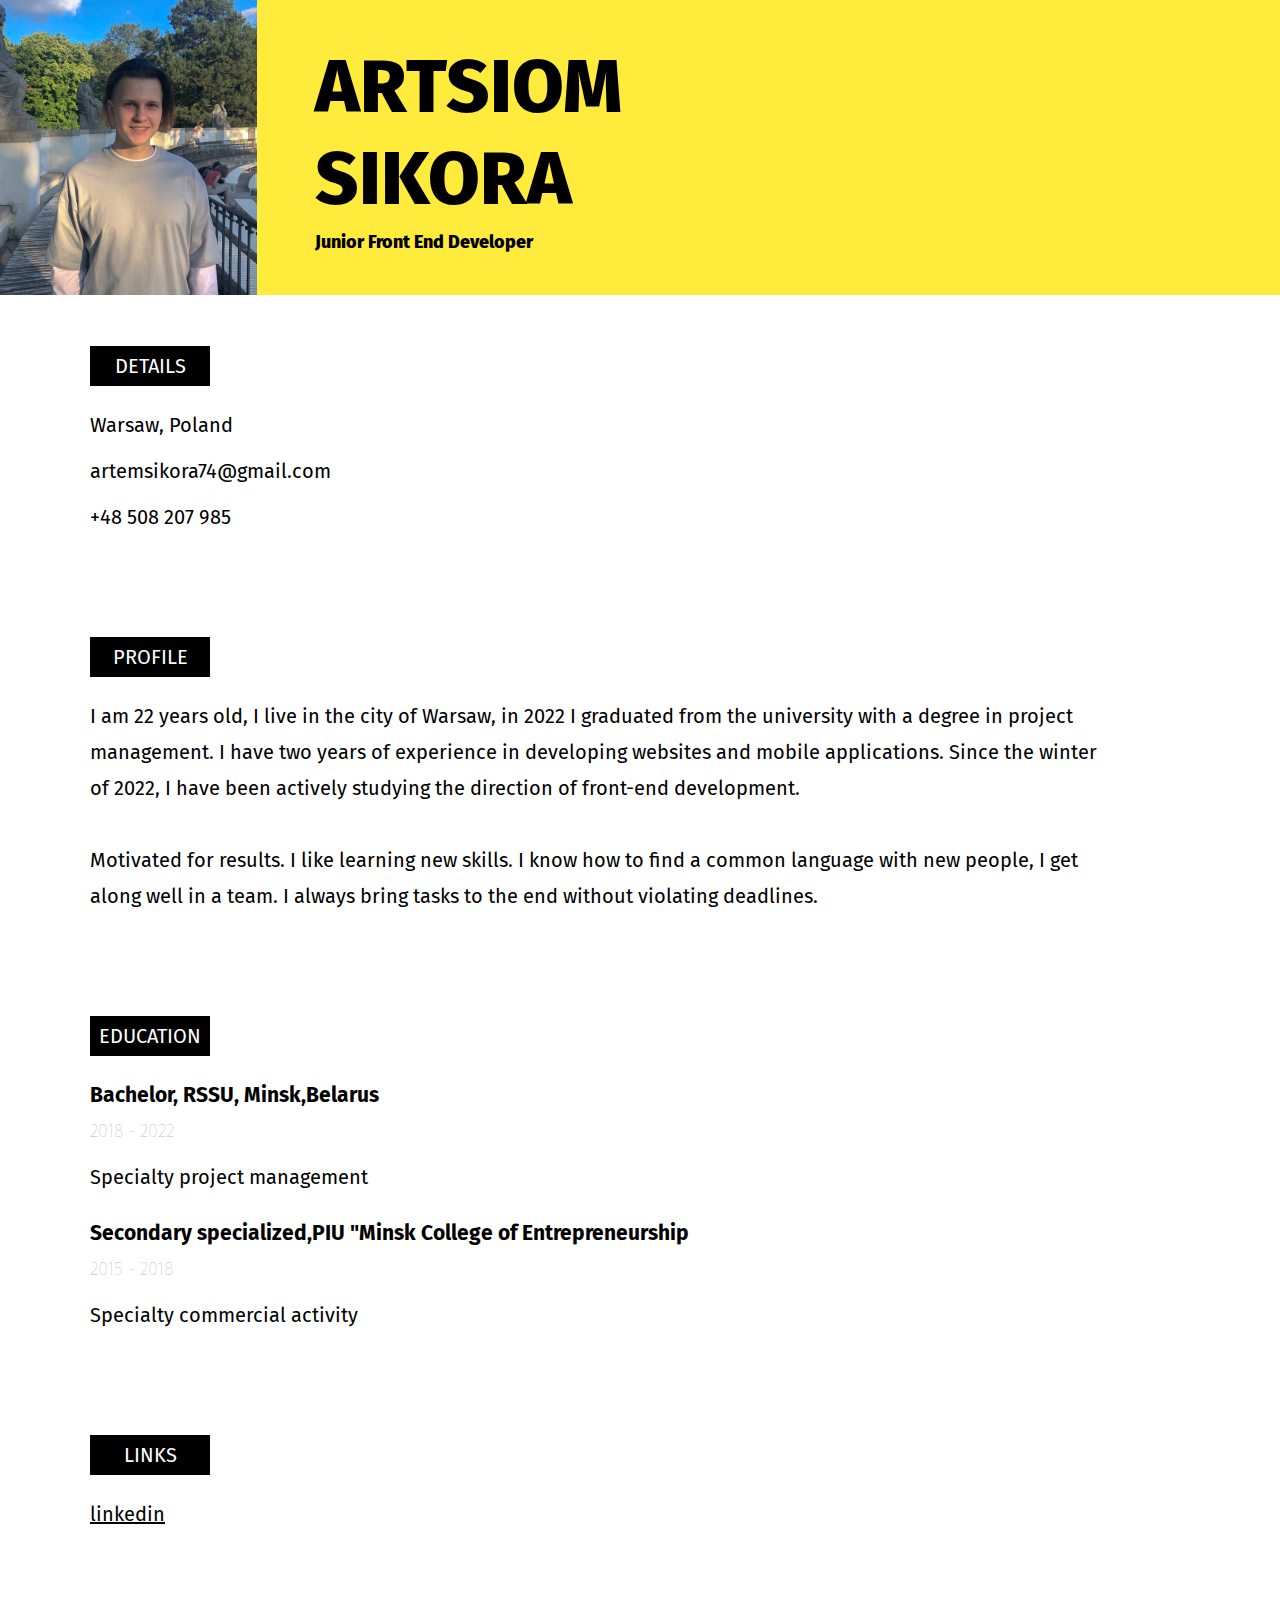
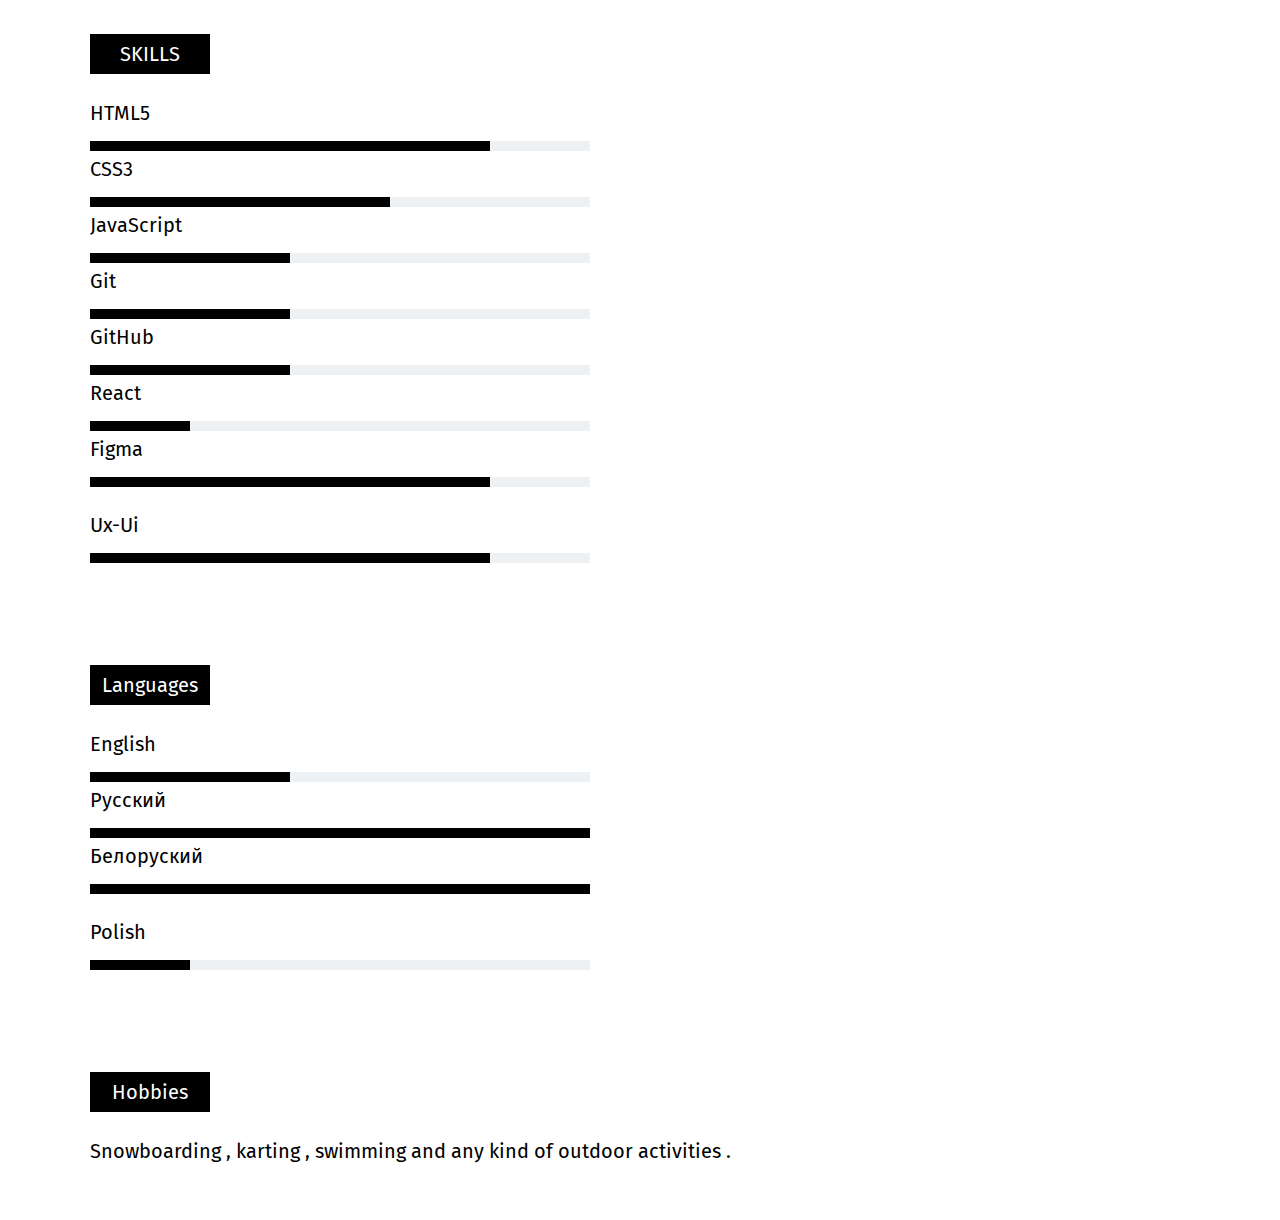
<file: index.html>
<!DOCTYPE html>
<html lang="en">
<head>
    <meta charset="UTF-8">
    <meta http-equiv="X-UA-Compatible" content="IE=edge">
    <meta name="viewport" content="width=device-width, initial-scale=1.0">
    
    <link rel="preconnect" href="https://fonts.googleapis.com">
    <link rel="preconnect" href="https://fonts.gstatic.com" crossorigin>
    <link href="https://fonts.googleapis.com/css2?family=Fira+Sans&display=swap" rel="stylesheet">

    <link rel="stylesheet" href="css/style.css">
    <title>My Summary</title>
</head>
<body>
    <dir class="list">
        <div class="header">
            <div class="photo_block">
                <img class="photo" src="Rectangle 2809.jpg" alt="">
            </div>
            <div class="info">
                <div class="info_block_description">
                    <p class="info_block_description_name">ARTSIOM <br> SIKORA</p>
                    <p class="info_block_description_subtitle">Junior Front End Developer</p>
                </div>
            </div>
        </div>
        <div class="sections">
            <div class="section">
                <div class="section_name">
                    <p class="section_title">DETAILS</p>
                </div>
                <div class="section_description">
                    <p class="sity">Warsaw, Poland</p>
                    <a class="mail" href="mailto:artemsikora74@gmail.com">artemsikora74@gmail.com</a>
                    <a class="tel" href="tel:+48 508 207 985">+48 508 207 985</a>
                </div>
            </div>
        </div>
        <div class="sections">
            <div class="section">
                <div class="section_name">
                    <p class="section_title">PROFILE</p>
                </div>
                <div class="section_description">
                    <p>I am 22 years old, I live in the city of Warsaw, in 2022 I graduated from the university with a degree in project<br> 
                        management. I have two years of experience in developing websites and mobile applications. Since the winter<br> 
                        of 2022, I have been actively studying the direction of front-end development.<br>
                        <br>
                        Motivated for results. I like learning new skills. I know how to find a common language with new people, I get<br>
                        along well in a team. I always bring tasks to the end without violating deadlines.</p> 
                </div>
            </div>
        </div>
        <div class="sections">
            <div class="section">
                <div class="section_name">
                    <p class="section_title">EDUCATION</p>
                </div>
                <div class="section_description RSSU">
                    <p class="knowledge_level">Bachelor, RSSU, Minsk,Belarus</p> 
                    <p class="date">2018 - 2022</p>
                    <p class="specialty">Specialty project management</p>
                </div>
                <div class="section_description PIU">
                    <p class="knowledge_level">Secondary specialized,PIU "Minsk College of Entrepreneurship</p> 
                    <p class="date">2015 - 2018</p>
                    <p class="specialty">Specialty commercial activity</p>
                </div>
            </div>
        </div>
        <div class="sections">
            <div class="section">
                <div class="section_name">
                    <p class="section_title">LINKS</p>
                </div>
                <div class="section_description">
                    <a class="linkedin" href="https://www.linkedin.com/in/artem-sikora-822821242">linkedin</a>
                </div>
            </div>
        </div>
        <div class="sections">
            <div class="section">
                <div class="section_name">
                    <p class="section_title">SKILLS</p>
                </div>
                <div class="section_skills">
                    <div class="section_description">
                        <div class="section_description_column">
                            <p class="section_description_columns-title">HTML5</p>
                            <div class="scale">
                                <div class="current_level-4"></div>
                            </div>
                        </div>
                    </div>
                    <div class="section_description">
                        <div class="section_description_column">
                            <p class="section_description_columns-title">CSS3</p>
                            <div class="scale">
                                <div class="current_level-3"></div>
                            </div>
                        </div>
                    </div>
                    <div class="section_description">
                        <div class="section_description_column">
                            <p class="section_description_columns-title">JavaScript</p>
                            <div class="scale">
                                <div class="current_level-2"></div>
                            </div>
                        </div>
                    </div>
                    <div class="section_description">
                        <div class="section_description_column">
                            <p class="section_description_columns-title">Git</p>
                            <div class="scale">
                                <div class="current_level-2"></div>
                            </div>
                        </div>
                    </div>
                    <div class="section_description">
                        <div class="section_description_column">
                            <p class="section_description_columns-title">GitHub</p>
                            <div class="scale">
                                <div class="current_level-2"></div>
                            </div>
                        </div>
                    </div>
                    <div class="section_description">
                        <div class="section_description_column">
                            <p class="section_description_columns-title">React</p>
                            <div class="scale">
                                <div class="current_level-1"></div>
                            </div>
                        </div>
                    </div>
                    <div class="section_description">
                        <div class="section_description_column">
                            <p class="section_description_columns-title">Figma</p>
                            <div class="scale">
                                <div class="current_level-4"></div>
                            </div>
                        </div>
                    </div>
                    <div class="section_description">
                        <div class="section_description_column">
                            <p class="section_description_columns-title">Ux-Ui</p>
                            <div class="scale">
                                <div class="current_level-4"></div>
                            </div>
                        </div>
                    </div>
                </div>
            </div>
        </div>   
        <div class="sections">
            <div class="section">
                <div class="section_name">
                    <p class="section_title">Languages</p>
                </div>
                <div class="section_skills">
                    <div class="section_description">
                        <div class="section_description_column">
                            <p class="section_description_columns-title">English</p>
                            <div class="scale">
                                <div class="current_level-2"></div>
                            </div>
                        </div>
                    </div>
                    <div class="section_description">
                        <div class="section_description_column">
                            <p class="section_description_columns-title">Русский</p>
                            <div class="scale">
                                <div class="current_level-5"></div>
                            </div>
                        </div>
                    </div>
                    <div class="section_description">
                        <div class="section_description_column">
                            <p class="section_description_columns-title">Белоруский</p>
                            <div class="scale">
                                <div class="current_level-5"></div>
                            </div>
                        </div>
                    </div>
                    <div class="section_description">
                        <div class="section_description_column">
                            <p class="section_description_columns-title">Polish</p>
                            <div class="scale">
                                <div class="current_level-1"></div>
                            </div>
                        </div>
                    </div>
                </div>
            </div>
        </div>
        <div class="sections">
            <div class="section">
                <div class="section_name">
                    <p class="section_title">Hobbies</p>
                </div>
                <div class="section_description">
                    <p>Snowboarding , karting , swimming and any kind of outdoor activities .</p> 
                </div>
            </div>
        </div>
    </dir>
</body>
</html>
</file>
<file: css/style.css>
body{
    font-family: 'Fira Sans', sans-serif;
    font-weight: 400;
    
}
* {
    margin: 0;
    padding: 0;
   }
.list{
    display: flex;
    flex-direction: column;
    align-items: center;
}
.header{
    display: flex;
    justify-content: space-between;
}
.photo_block{
    width: 295px;
    height: 295px;
}
.info{
    width: 1061px;
    background-color: #ffeb3b;
    display: flex;
    align-items: center;
}
.info_block_description{
    margin-left: 58px;
}
.block_info{
    width: 1061px;
    height: 295px;
    background-color: blueviolet;
}
.info_block_description_name{
    font-weight: 800;
    font-size: 75px;
    line-height: 90px;
    margin-bottom: 6px;
    line-height: 122%;
}
.info_block_description_subtitle{
    font-size: 18px;
    font-weight: 800;
}
.section{
    margin: 51px 0;
}
.section_description{
    width: 1100px;
    display: flex;
    flex-direction: column;
    line-height: 180%;
    font-size: 20px;
    font-weight: 400;
}
.section_description:last-child{
    margin-top: 20px;
}
.section_name{
    width: 120px;
    height: 40px;
    background-color: black;
    display: flex;
    justify-content: center;
    align-items: center;
    margin-bottom: 21px;
}
.section_title{
    font-size: 20px;
    color: rgb(255, 255, 255);
}
.mail{
    text-decoration: none;
    color: black;
    margin: 10px 0;
}
.tel{
    text-decoration: none;
    color: black;
}
.knowledge_level{
    font-weight: bold;
    font-size: 21px;
}
.date{
    color: #BABABA;
    font-weight: 100;
    font-size: 18px;
    margin-bottom: 10px;
}
.linkedin{
    color: black;
}
.scale{
    margin-top: 10px;
    background-color: #EDF1F4;
    width: 500px;
    height: 10px;
}
.current_level-1{
    background-color: #000;
    width: 100px;
    height: 10px;
}
.current_level-2{
    background-color: #000;
    width: 200px;
    height: 10px;
}
.current_level-3{
    background-color: #000;
    width: 300px;
    height: 10px;
}
.current_level-4{
    background-color: #000;
    width: 400px;
    height: 10px;
}
.current_level-5{
    background-color: #000;
    width: 500px;
    height: 10px;
}
</file>
